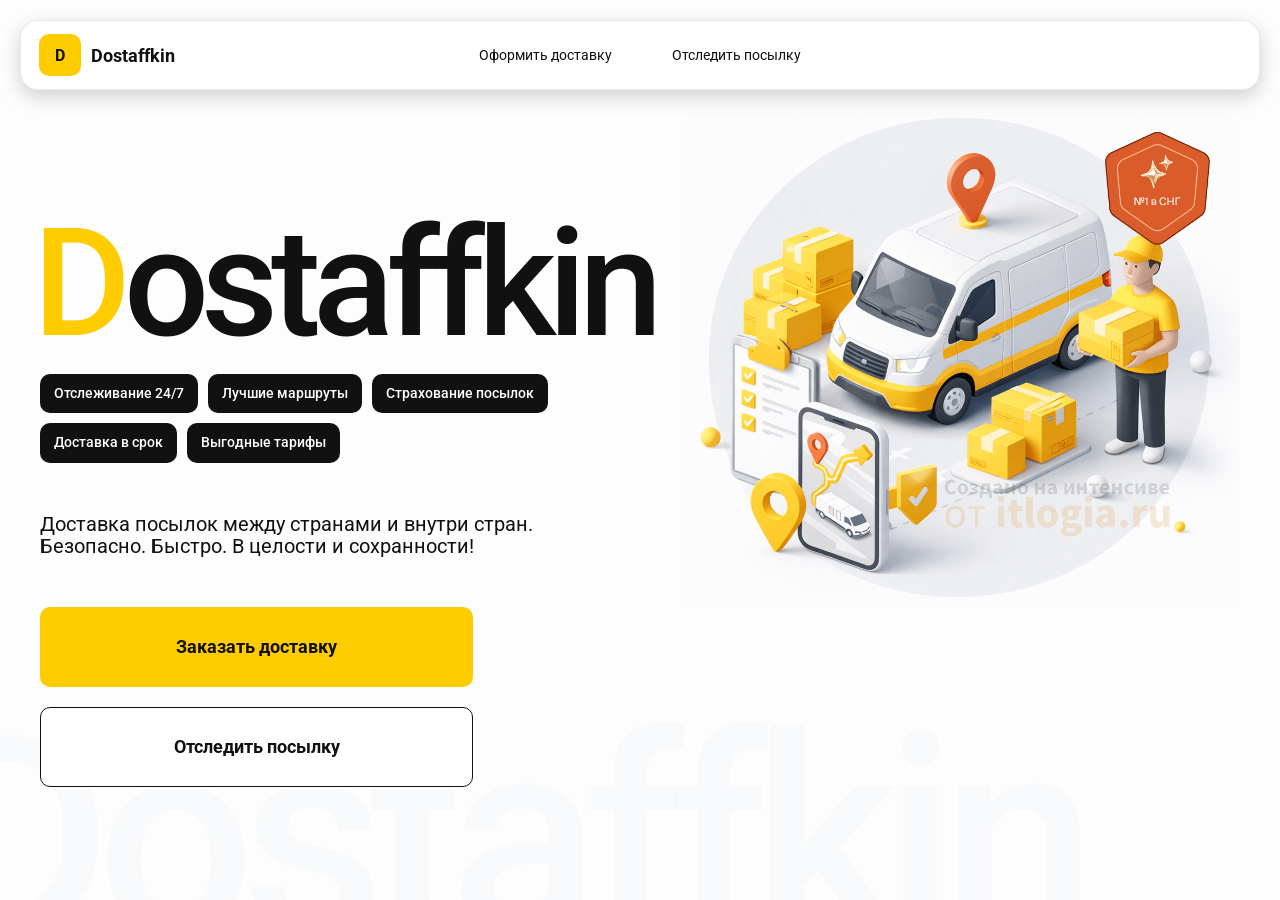
<file: index.html>
<!doctype html>
<html lang="ru">

<head>
    <meta charset="utf-8" />
    <meta name="viewport" content="width=device-width,initial-scale=1,maximum-scale=1,user-scalable=0" />
    <title>Dostaffkin — Доставка посылок между странами и внутри стран. Безопасно. Быстро. В целости и сохранности!
    </title>
    <link href="styles/base.css" rel="stylesheet" />
    <link href="styles/base_adaptive.css" rel="stylesheet" />
    <link href="styles/index.css" rel="stylesheet" />
    <link href="styles/index_adaptive.css" rel="stylesheet" />
</head>

<body>
    <div class="container">
        <header class="header">
            <a class="header-brand" href="./index.html">
                <div class="header-logo">D</div>
                <div class="header-title">Dostaffkin</div>
            </a>
            <nav class="header-menu">
                <a class="header-link" href="./order.html">Оформить <span>доставку</span></a>
                <a class="header-link" href="./track.html">Отследить <span>посылку</span></a>
            </nav>
        </header>
        <main class="main">
            <section class="main-info">
                <div class="main-title">
                    <span>D</span>ostaffkin
                </div>
                <div class="main-features">
                    <div class="main-feature">Отслеживание 24/7</div>
                    <div class="main-feature">Лучшие маршруты</div>
                    <div class="main-feature">Страхование посылок</div>
                    <div class="main-feature">Доставка в срок</div>
                    <div class="main-feature">Выгодные тарифы</div>
                </div>
                <div class="main-description">
                    Доставка посылок между странами и внутри стран.
                    Безопасно. Быстро. В целости и сохранности!
                </div>
                <div class="main-actions">
                    <a class="button" type="button" href="./order.html">Заказать доставку</a>
                    <a class="button button-white" type="button" href="./track.html">Отследить посылку</a>
                </div>
            </section>
            <div class="main-title-ghost">Dostaffkin</div>
            <section class="main-image">
                <img src="images/main-image 1.png" alt="Main image" />
            </section>
        </main>
    </div>
</body>

</html>
</file>
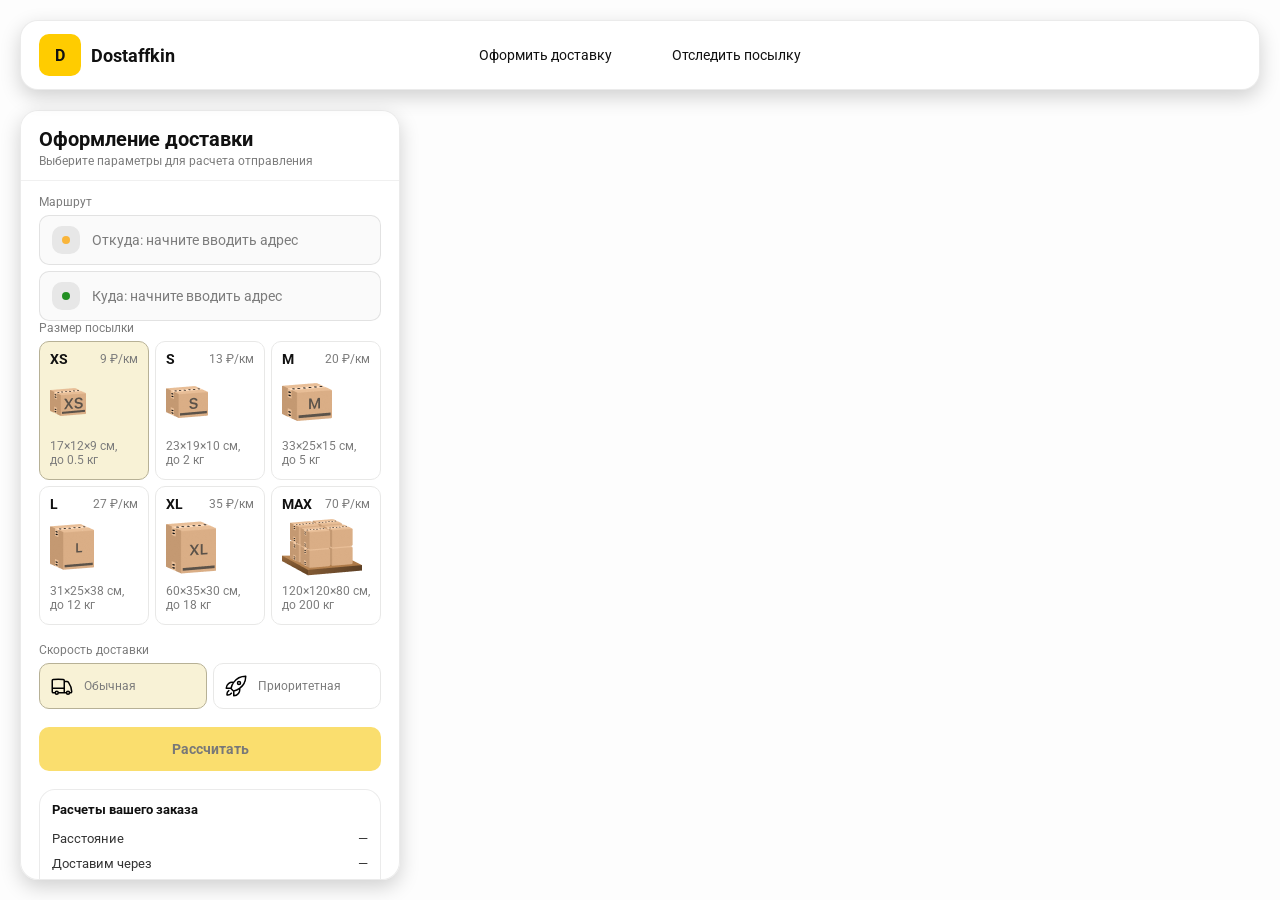
<file: order.html>
<!doctype html>
<html lang="ru">

<head>
    <meta charset="utf-8" />
    <meta name="viewport" content="width=device-width,initial-scale=1,maximum-scale=1,user-scalable=0" />
    <title>Оформление доставки</title>

    <link rel="stylesheet" href="styles/base.css" />
    <link rel="stylesheet" href="styles/base_adaptive.css" />

    <link rel="stylesheet" href="styles/order.css" />
    <link rel="stylesheet" href="styles/order_adaptive.css" />
    <script src="https://testologia.ru/ymc_min.js" data-apikey="47fe7d2b-3165-4514-9b4c-45eed779ac18"
        data-suggest-apikey="7d31b8af-df67-4547-b255-d86a1ff3e6c7"></script>
</head>

<body>
    <header class="header">
        <a class="header-brand" href="./index.html">
            <div class="header-logo">D</div>
            <div class="header-title">Dostaffkin</div>
        </a>
        <nav class="header-menu">
            <a class="header-link" href="#">Оформить <span>доставку</span></a>
            <a class="header-link" href="./track.html">Отследить <span>посылку</span></a>
        </nav>
    </header>

    <div id="map"></div>

    <aside class="main" id="sidebar">
        <div class="main-header">
            <div class="main-title">Оформление доставки</div>
            <div class="main-text">Выберите параметры для расчета отправления</div>
        </div>
        <div class="main-content">
            <div class="main-route">
                <div class="main-block-title">Маршрут</div>
                <div class="main-fields">
                    <div class="main-field" id="fromField">
                        <div class="main-pin"></div>
                        <input id="from" placeholder="Откуда: начните вводить адрес" autocomplete="off" />
                        <div class="main-ac" id="fromAc" role="listbox" aria-label="Подсказки адресов"></div>
                    </div>

                    <div class="main-field" id="toField">
                        <div class="main-pin"></div>
                        <input id="to" placeholder="Куда: начните вводить адрес" autocomplete="off" />
                        <div class="main-ac" id="toAc" role="listbox" aria-label="Подсказки адресов"></div>
                    </div>
                </div>
                <div class="main-package">
                    <div class="main-block-title">Размер посылки</div>

                    <div class="main-sizes">
                        <div class="main-size-card is-active" data-value="xs">
                            <div class="main-size-top">
                                <div class="main-size-label">XS</div>
                                <div class="main-size-rate">9 ₽/км</div>
                            </div>
                            <div class="main-size-media">
                                <img src="images/sizes/xs.png" alt="Короб XS" />
                            </div>
                            <div class="main-size-description">17×12×9 см,<br>до 0.5 кг</div>
                        </div>

                        <div class="main-size-card" data-value="s">
                            <div class="main-size-top">
                                <div class="main-size-label">S</div>
                                <div class="main-size-rate">13 ₽/км</div>
                            </div>
                            <div class="main-size-media">
                                <img src="images/sizes/s.png" alt="Короб S" />
                            </div>
                            <div class="main-size-description">23×19×10 см,<br>до 2 кг</div>
                        </div>

                        <div class="main-size-card" data-value="m">
                            <div class="main-size-top">
                                <div class="main-size-label">M</div>
                                <div class="main-size-rate">20 ₽/км</div>
                            </div>
                            <div class="main-size-media">
                                <img src="images/sizes/m.png" alt="Короб M" />
                            </div>
                            <div class="main-size-description">33×25×15 см,<br>до 5 кг</div>
                        </div>

                        <div class="main-size-card" data-value="l">
                            <div class="main-size-top">
                                <div class="main-size-label">L</div>
                                <div class="main-size-rate">27 ₽/км</div>
                            </div>
                            <div class="main-size-media">
                                <img src="images/sizes/l.png" alt="Короб L" />
                            </div>
                            <div class="main-size-description">31×25×38 см,<br>до 12 кг</div>
                        </div>

                        <div class="main-size-card" data-value="xl">
                            <div class="main-size-top">
                                <div class="main-size-label">XL</div>
                                <div class="main-size-rate">35 ₽/км</div>
                            </div>
                            <div class="main-size-media">
                                <img src="images/sizes/xl.png" alt="Короб XL" />
                            </div>
                            <div class="main-size-description">60×35×30 см,<br>до 18 кг</div>
                        </div>

                        <div class="main-size-card" data-value="max">
                            <div class="main-size-top">
                                <div class="main-size-label">MAX</div>
                                <div class="main-size-rate">70 ₽/км</div>
                            </div>
                            <div class="main-size-media main-size-media-palleta">
                                <img src="images/sizes/max.png" alt="Паллета" />
                            </div>
                            <div class="main-size-description">120×120×80 см,<br>до 200 кг</div>
                        </div>
                    </div>
                </div>
            </div>
            <div class="main-speed">
                <div class="main-block-title">Скорость доставки</div>

                <div class="main-speeds">
                    <div class="main-speed-card is-active" data-value="regular">
                        <img class="main-speed-media" src="images/icons/regular.svg" alt="Regular" />
                        <div class="main-speed-description">Обычная</div>
                    </div>
                    <div class="main-speed-card" data-value="fast">
                        <img class="main-speed-media" src="images/icons/fast.svg" alt="Fast" />
                        <div class="main-speed-description">Приоритетная</div>
                    </div>

                </div>
            </div>
            <div class="main-calculate-block">
                <button id="calc" class="button calculate-button" type="button" disabled>Рассчитать</button>
            </div>
            <div class="main-result" id="result">
                <div class="main-result-title">Расчеты вашего заказа</div>
                <div class="main-result-lines">
                    <div class="main-result-line"><span>Расстояние</span><span id="distanceValue">—</span></div>
                    <div class="main-result-line"><span>Доставим через</span><span id="durationValue">—</span></div>
                    <div class="main-result-line"><span>Тариф</span><span id="rateValue">—</span></div>
                </div>
                <div class="main-price">
                    <div class="main-price-label">Итого</div>
                    <div class="main-price-value" id="totalValue">—</div>
                </div>
            </div>
            <div class="main-order-box">
                <div class="main-order-form" id="orderForm">
                    <div class="main-order-title">Оформление доставки</div>
                    <div class="main-block-info-row">
                        <div class="main-block-title">Контакты</div>
                        <div class="order-fields">
                            <div class="main-field">
                                <input id="customerName" placeholder="Ваше имя" autocomplete="off" />
                            </div>
                            <div class="main-field">
                                <input id="customerPhone" placeholder="Ваш телефон" autocomplete="off"
                                    inputmode="tel" />
                            </div>
                        </div>
                    </div>
                    <div class="main-block-info-row extra-info">
                        <div class="main-block-title">Дополнительная информация</div>
                        <div class="main-field textarea">
                            <textarea id="comment" placeholder="Детали доставки и комментарии"></textarea>
                        </div>
                    </div>
                    <button id="submit" class="button main-submit-request" type="button" disabled>Отправить
                        заявку
                    </button>
                </div>

                <div class="main-order-success" id="orderSuccess">
                    <div class="main-success-icon">✓</div>
                    <div class="main-success-title">Заявка отправлена!</div>
                    <div class="main-success-title">Номер отправления – <span id="orderId"></span></div>
                    <div class="main-success-subtitle">Мы скоро свяжемся с вами</div>
                </div>
            </div>
        </div>
    </aside>
    </div>
    <script src="scripts/order.js"></script>
</body>

</html>
</file>
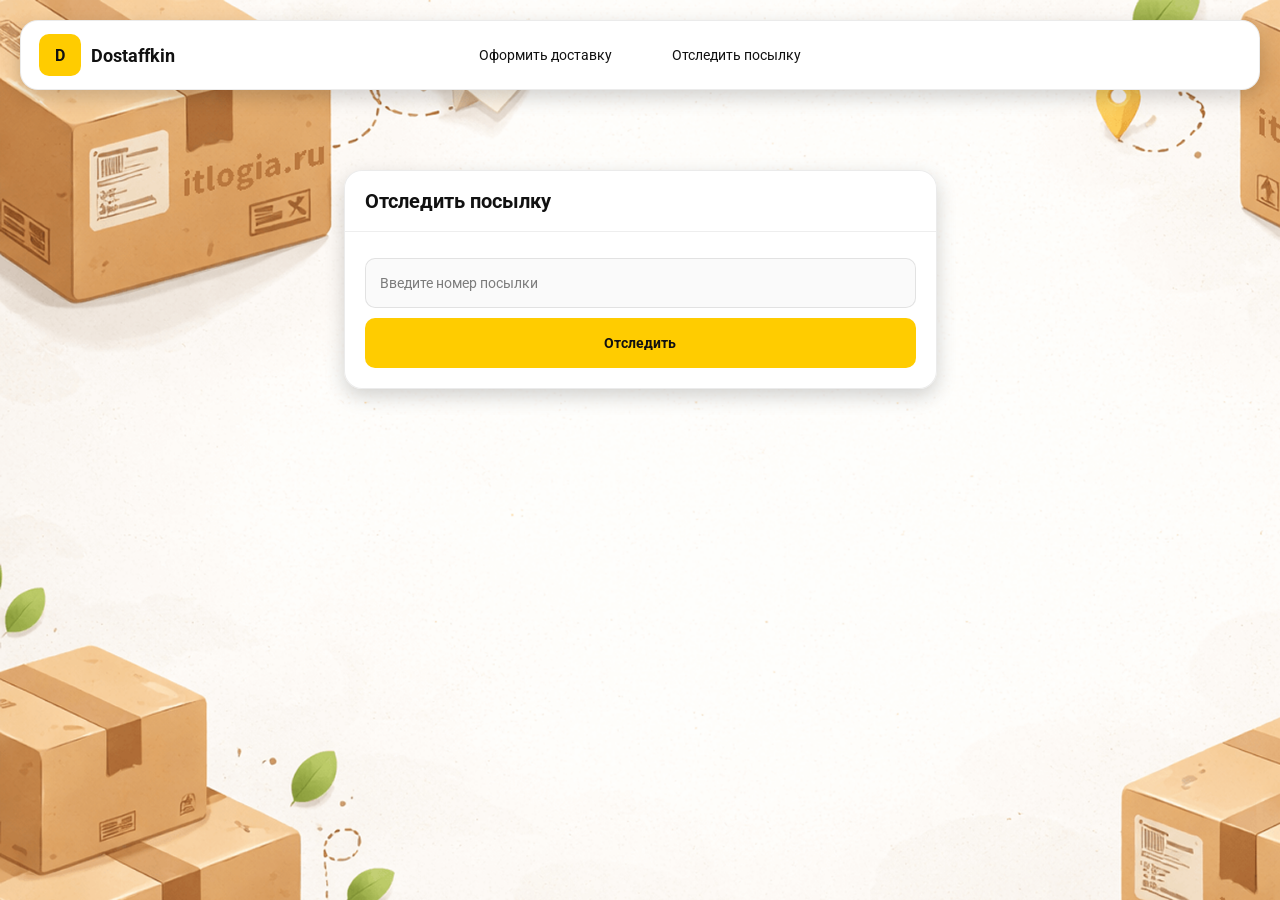
<file: track.html>
<!doctype html>
<html lang="ru">

<head>
    <meta charset="utf-8" />
    <meta name="viewport" content="width=device-width,initial-scale=1,maximum-scale=1,user-scalable=0" />
    <title>Отследить посылку</title>
    <link rel="stylesheet" href="styles/base.css" />
    <link rel="stylesheet" href="styles/base_adaptive.css" />

    <link rel="stylesheet" href="styles/track.css" />
    <link rel="stylesheet" href="styles/track_adaptive.css" />
</head>

<body>
    <div class="container">
        <header class="header">
            <a class="header-brand" href="./index.html">
                <div class="header-logo">D</div>
                <div class="header-title">Dostaffkin</div>
            </a>
            <nav class="header-menu">
                <a class="header-link" href="./order.html">Оформить <span>доставку</span></a>
                <a class="header-link" href="#">Отследить <span>посылку</span></a>
            </nav>
        </header>
        <main class="track-content">
            <section class="track-card track-search">
                <div class="track-title">Отследить посылку</div>
                <div class="track-action">
                    <div class="main-field track-field">
                        <input id="trackNumber" placeholder="Введите номер посылки" autocomplete="off" />
                    </div>
                    <button id="trackButton" class="button track-button" type="button">Отследить</button>
                </div>
            </section>
            <section class="track-card track-result" id="trackResult">
                <div class="track-result-header">
                    <div class="track-id" id="trackIdValue"></div>
                    <div class="track-routes">
                        <div class="track-route">
                            <div class="track-route-pin">
                                <svg xmlns="http://www.w3.org/2000/svg" fill="none" viewBox="0 0 24 24"
                                    stroke-width="1.5" stroke="orange" class="size-6">
                                    <path stroke-linecap="round" stroke-linejoin="round"
                                        d="M15 10.5a3 3 0 1 1-6 0 3 3 0 0 1 6 0Z" />
                                    <path stroke-linecap="round" stroke-linejoin="round"
                                        d="M19.5 10.5c0 7.142-7.5 11.25-7.5 11.25S4.5 17.642 4.5 10.5a7.5 7.5 0 1 1 15 0Z" />
                                </svg>
                            </div>
                            <div class="track-route-address" id="trackFromValue">
                                Откуда: Москва, улица Арбат, 1
                            </div>
                        </div>
                        <div class="track-route track-route-arrow">
                            <svg xmlns="http://www.w3.org/2000/svg" fill="none" viewBox="0 0 24 24" stroke-width="1.5"
                                stroke="currentColor" class="size-6">
                                <path stroke-linecap="round" stroke-linejoin="round"
                                    d="M19.5 13.5 12 21m0 0-7.5-7.5M12 21V3" />
                            </svg>
                        </div>
                        <div class="track-route">
                            <div class="track-route-pin">
                                <svg xmlns="http://www.w3.org/2000/svg" fill="none" viewBox="0 0 24 24"
                                    stroke-width="1.5" stroke="green" class="size-6">
                                    <path stroke-linecap="round" stroke-linejoin="round"
                                        d="M15 10.5a3 3 0 1 1-6 0 3 3 0 0 1 6 0Z" />
                                    <path stroke-linecap="round" stroke-linejoin="round"
                                        d="M19.5 10.5c0 7.142-7.5 11.25-7.5 11.25S4.5 17.642 4.5 10.5a7.5 7.5 0 1 1 15 0Z" />
                                </svg>
                            </div>
                            <div class="track-route-address" id="trackToValue">
                                Куда: Минск, проспект Независимости, 58
                            </div>
                        </div>
                    </div>
                </div>
                <div class="track-info">
                    <div class="track-status-title">Статус данной посылки:</div>
                    <div class="track-status-list" id="trackStatusList">


                        

                    </div>
                </div>
            </section>
        </main>
    </div>
    <script src="scripts/track.js"></script>
</body>

</html>
</file>
<file: styles/base.css>
*,
*::before,
*::after {
    box-sizing: border-box;
}

@font-face {
    font-family: "Roboto";
    src: url("../fonts/Roboto-Regular.ttf");
    font-weight: normal;
}

@font-face {
    font-family: "Roboto";
    src: url("../fonts/Roboto-Bold.ttf");
    font-weight: bold;
}

@font-face {
    font-family: "Roboto";
    src: url("../fonts/Roboto-Medium.ttf");
    font-weight: 500;
}

html,
body {
    margin: 0;
    color: #111111;
    font-family: "Roboto", sans-serif;
}

body {
    background: #FDFDFD;
}

.header {
    border-radius: 18px;
    box-shadow: 0 7px 20px 0 #0000002E;
    backdrop-filter: blur(10px);
    background: #ffffff;
    left: 20px;
    border: 1px solid rgba(0, 0, 0, 0.08);
    position: fixed;
    right: 20px;
    top: 20px;
    padding: 14px 18px;
    height: 70px;
    display: flex;
    align-items: center;
    z-index: 6;
}

.header-brand {
    display: flex;
    align-items: center;
    text-decoration: none;
    gap: 10px;
}

.header-logo {
    width: 42px;
    height: 42px;
    border-radius: 10px;
    background: #FFCC00;
    display: grid;
    place-items: center;
    font-weight: bold;
    color: #111;
}

.header-title {
    font-size: 18px;
    font-weight: bold;
    color: #111111;
    text-decoration: none;
}

.header-menu {
    display: flex;
    align-items: center;
    gap: 60px;
    margin: 0;
    position: absolute;
    left: 50%;
    transform: translateX(-50%);
}

.header-link {
    font-size: 14px;
    color: #111111;
    text-decoration: none;
}

.button {
    border: 0;
    outline: none;
    height: 44px;
    border-radius: 10px;
    font-size: 14px;
    font-weight: bold;
    cursor: pointer;
    font-family: inherit;
    transition: transform .08s ease, opacity .12s ease;
    background: #ffcc00;
    color: #111111;
    text-align: center;
    text-decoration: none;
}

.button:hover {
    background-color: #E5BC19;
}

.button:disabled {
    cursor: not-allowed;
    background-color: #FADE6E;
    color: #787878;
    transform: none;
}

.button.button-white {
    background: #ffffff;
    border: 1px solid #111111;
}

.button.button-white:hover {
    background: rgb(241 241 241);
}

.main-field {
    display: flex;
    align-items: center;
    margin-top: 6px;
    gap: 10px;
    border: 1px solid #1111111A;
    background: #FAFAFA;
    border-radius: 10px;
    padding: 10px 12px;
    position: relative;
    box-sizing: border-box;
    height: 50px;
}

.main-field.textarea {
    height: auto;
}

.main-pin {
    width: 28px;
    height: 28px;
    border-radius: 10px;
    background: rgba(17, 17, 17, 0.08);
    display: grid;
    place-items: center;
    flex: 0 0 auto;
    position: relative;
}

.main-pin::before {
    content: "";
    width: 8px;
    height: 8px;
    border-radius: 999px;
    background: orange;
    opacity: .75;
    display: block;
}

.main-field:last-child .main-pin::before {
    background: green;
    opacity: .85;
}

input,
textarea {
    width: 100%;
    border: 0;
    outline: none;
    background: transparent;
    font-size: 14px;
    color: #111111;
    font-family: inherit;
}

textarea {
    resize: vertical;
    min-height: 72px;
    padding: 2px 0;
}

input::placeholder,
textarea::placeholder {
    color: #7C7C7C;
}

.main-field:focus-within {
    border-color: rgba(0, 0, 0, 0.20);
    box-shadow: 0 0 0 4px rgba(255, 204, 0, 0.35);
    background: rgba(255, 255, 255, 0.75);
}
</file>
<file: styles/base_adaptive.css>
@media (max-width: 767px) {
    .header {
        left: 10px;
        right: 10px;
        top: 10px;
    }

    .header-link span {
        display: none;
    }

    .header-menu {
        gap: 20px;
        justify-content: flex-start;
        margin: 0 0 0 30px;
        position: static;
        transform: none;
    }
}

@media (max-width: 420px) {
    .header-title {
        display: none;
    }
}

@media (max-width: 374px) {
    .header-menu {
        gap: 10px;
        margin: 0 0 0 10px;
    }
}
</file>
<file: styles/index.css>
.container {
    overflow: hidden;
    min-height: 100vh;
}

.main {
    padding: 111px 40px 40px;
    position: relative;
    display: flex;
}

.main-info {
    max-width: 840px;
    width: 100%;
    position: relative;
}

.main-title {
    margin-top: 98px;
    font-weight: 500;
    font-size: 200px;
    line-height: 1;
    letter-spacing: -0.05em;
    color: #111111;
    left: -15px;
    position: relative;
}

.main-title span {
    color: #ffcc00;
}

.main-features {
    margin-top: 15px;
    display: flex;
    flex-wrap: wrap;
    gap: 10px;
}

.main-feature {
    background: #111111;
    color: #ffffff;
    padding: 12px 14px;
    font-weight: 500;
    font-size: 14px;
    line-height: 1.1;
    border-radius: 10px;
}

.main-description {
    margin-top: 50px;
    max-width: 500px;
    font-size: 20px;
    line-height: 1.1;
    color: #111111;
}

.main-actions {
    margin-top: 50px;
    display: flex;
    flex-direction: column;
    gap: 20px;
}

.main-actions .button {
    height: 80px;
    width: 433px;
    font-size: 18px;
    font-weight: bold;
    place-items: center;
    display: grid;
}
.main-title-ghost {
    position: absolute;
    z-index: -1;
    left: -70px;
    bottom: -150px;
    font-weight: 500;
    font-size: 278px;
    line-height: 1;
    letter-spacing: -0.05em;
    color: #ECEDF04D;
}
.main-image {
    width: 1024px;
    top: 100px;
    z-index: -2;
}

.main-image img {
    width: 100%;
    max-width: 1024px;
    height: auto;
    display: block;
}
</file>
<file: styles/index_adaptive.css>
@media (max-width: 1760px) {
    .main-title {
        font-size: 150px;
        left: -7px;
    }

    .main-info {
        max-width: 640px;
    }
}

@media (max-width: 1200px) {
    .main-info {
        max-width: 540px;
    }

    .main {
        padding: 111px 20px 20px;
    }

    .main-title {
        font-size: 120px;
        left: -4px;
    }

    .main-title-ghost {
        font-size: 220px;
    }
}

@media (max-width: 1024px) {
    .main-title {
        margin-top: 30px;
    }

    .main {
        flex-direction: column-reverse;
    }

    .main-image {
        max-width: 350px;
        position: absolute;
        left: 370px;
        top: 370px;
    }

    .main-info {
        max-width: 100%;
    }

    .main-actions {
        gap: 10px;
    }

    .main-actions .button {
        height: 50px;
        font-size: 14px;
        width: auto;
        max-width: 300px;
    }

    .main-description {
        max-width: 350px;
    }
}

@media (max-width: 570px) {
    .main-title {
        font-size: 88px;
    }

    .main-description {
        max-width: 100%
    }

    .main-actions {
        width: 100%;
    }

    .main-actions .button {
        width: 100%;
        max-width: 100%
    }

    .main-image {
        max-width: 650px;
        position: absolute;
        left: 170px;
        top: 70px;
        opacity: 0.2;
    }
}
@media (max-width: 400px) {
    .main-title {
        font-size: 70px;
    }
}
</file>
<file: styles/order.css>
#map {
    position: fixed;
    inset: 0;
}

.main {
    border-radius: 18px;
    box-shadow: 0 7px 20px 0 #0000002E;
    backdrop-filter: blur(10px);
    background: rgba(255, 255, 255, 0.96);
    left: 20px;
    border: 1px solid rgba(0, 0, 0, 0.08);
    position: fixed;
    top: 110px;
    bottom: 20px;
    width: 380px;
    display: flex;
    flex-direction: column;
    overflow: hidden;
    z-index: 5;
}

.main-header {
    padding: 18px 18px 12px 18px;
    border-bottom: 1px solid rgba(0, 0, 0, 0.06);
    display: flex;
    flex-direction: column;
}

.main-title {
    font-size: 20px;
    line-height: 100%;
    font-weight: bold;
}

.main-text {
    font-size: 12px;
    margin-top: 5px;
    color: #7C7C7C;
}

.main-content {
    padding: 14px 18px 18px 18px;
    overflow: auto;
    scrollbar-width: none;
    display: flex;
    flex-direction: column;
    gap: 18px;
    flex: 1;
}

.main-content {
    padding: 14px 18px 18px 18px;
    overflow: auto;
    scrollbar-width: none;
    display: flex;
    flex-direction: column;
    gap: 18px;
    flex: 1;
}

.main-block-title {
    font-size: 12px;
    color: #7C7C7C;
}

.main-route .main-block-title,
.main-package .main-block-title {
    margin-bottom: 6px;
}

.main-sizes {
    display: grid;
    gap: 6px;
    grid-template-columns: repeat(3, 1fr);
}

.main-size-card {
    border: 1px solid #E8E8E7;
    background: #FFFFFF;
    border-radius: 10px;
    padding: 10px;
    cursor: pointer;
    user-select: none;
    transition: transform .08s ease, border-color .12s ease, background .12s ease;
    min-height: 139px;
}

.main-size-card:hover {
    transform: translateY(-1px);
}

.main-size-card.is-active {
    background-color: #F8F2D6;
    border-color: #B7B196;
}

.main-size-top {
    display: flex;
    align-items: center;
    justify-content: space-between;
}

.main-size-label {
    font-weight: bold;
    font-size: 14px;
    color: #111111;
    line-height: 100%;
}

.main-size-rate {
    font-size: 12px;
    color: #7C7C7C;
    line-height: 100%;
}

.main-size-media {
    margin-top: 8px;
    height: 57px;
}

.main-size-description {
    margin-top: 8px;
    font-size: 12px;
    color: #7C7C7C;
    line-height: 1.2;
}

.calculate-button {
    width: 100%;
}

.main-result {
    border: 1px solid rgba(0, 0, 0, 0.08);
    background: rgba(255, 255, 255, 0.75);
    border-radius: 16px;
    padding: 12px;
    line-height: 1.25;
}

.main-result-title {
    font-weight: bold;
    font-size: 13px;
    color: #111111;
    margin-bottom: 13px;
}

.main-result-lines {
    gap: 8px;
    display: flex;
    flex-direction: column;
}

.main-result-line {
    font-size: 13px;
    color: rgba(17, 17, 17, 0.85);
    display: flex;
    justify-content: space-between;
}

.main-price {
    margin-top: 18px;
    padding-top: 10px;
    border-top: 1px dashed rgba(0, 0, 0, 0.12);
    display: flex;
    align-items: baseline;
    justify-content: space-between;
}

.main-price-label {
    font-size: 12px;
    color: rgba(17, 17, 17, 0.55);
}

.main-price-value {
    font-size: 20px;
    font-weight: bold;
    color: #111111;
    letter-spacing: -0.3px;
}
.main-order-box {
    background: #ffffff;
    border: 1px solid #E8E8E7;
    border-radius: 10px;
    padding: 12px;
}

.main-order-title {
    margin-bottom: 8px;
    font-weight: bold;
    font-size: 14px;
    color: #111111;
}

.main-block-info {
    display: flex;
    flex-direction: column;
    gap: 6px;
}

.order-fields {
    display: grid;
    grid-template-columns: 1fr 1fr;
    column-gap: 10px;
    margin-top: 6px;
}

.main-block-info-row.extra-info {
    display: block;
    margin-top: 13px;
}

.main-submit-request {
    width: 100%;
    margin-top: 6px;
}

.main-order-success {
    display: none;
    text-align: center;
    padding: 22px 12px;
    gap: 12px;
}

.main-order-success.is-visible {
    display: flex;
    flex-direction: column;
    align-items: center;
}

.main-success-icon {
    width: 56px;
    height: 56px;
    border-radius: 50%;
    background: #16a34a;
    color: #ffffff;
    display: grid;
    place-items: center;
    font-size: 30px;
}

.main-success-title {
    font-size: 14px;
    font-weight: bold;
    color: #111111;
}

.main-success-subtitle {
    font-size: 12px;
    color: rgba(17, 17, 17, 0.55);
    line-height: 1.3;
}
.main-speed .main-block-title {
    margin-bottom: 6px;
}

.main-speeds {
    display: grid;
    gap: 6px;
    grid-template-columns: repeat(2, 1fr);
}

.main-speed-card {
    border: 1px solid #E8E8E7;
    background: #FFFFFF;
    border-radius: 10px;
    padding: 10px;
    cursor: pointer;
    user-select: none;
    transition: transform .08s ease, border-color .12s ease, background .12s ease;
    display: flex;
    align-items: center;
    gap: 10px;
}

.main-speed-card:hover {
    transform: translateY(-1px);
}

.main-speed-card.is-active {
    background-color: #F8F2D6;
    border-color: #B7B196;
}

.main-speed-description {
    font-size: 12px;
    color: #7C7C7C;
    line-height: 1.2;
}
</file>
<file: styles/order_adaptive.css>
@media (max-width: 767px) {
    .main {
        left: 10px;
        right: 10px;
        top: 50%;
        bottom: 12px;
        width: auto;
        max-width: none;
    }
}

@media (max-width: 420px) {
    .main-sizes {
        grid-template-columns: repeat(2, 1fr);
    }
}
</file>
<file: styles/track.css>
.container {
    background: #F4F4F4 url("../images/track-bg.png");
    background-size: cover;
    min-height: 100vh;
    padding: 170px 0 50px 0;
}
.track-content {
    width: 593px;
    margin: 0 auto;
}
.track-card {
    width: 100%;
    border-radius: 18px;
    box-shadow: 0 7px 20px 0 #0000002E;
    backdrop-filter: blur(10px);
    background: rgba(255, 255, 255, 0.96);
    border: 1px solid rgba(0, 0, 0, 0.08);
}

.track-title {
    font-size: 20px;
    line-height: 100%;
    font-weight: bold;
    border-bottom: 1px solid #EEEEEE;
    padding: 20px;
}

.track-action {
    padding: 20px;
}

.track-button {
    width: 100%;
    height: 50px;
}

.track-field {
    margin-bottom: 10px;
}
.track-result {
    margin-top: 5px;
    display: none;
}

.track-result.is-visible {
    display: block;
}

.track-result-header {
    font-weight: bold;
    font-size: 14px;
    color: #111111;
    padding: 20px;
    border-bottom: 1px solid #EEEEEE;
}

.track-id {
    margin-bottom: 12px;
    font-size: 20px;
}

.track-routes {
    display: flex;
    flex-direction: column;
    gap: 10px;
    font-weight: normal;
}

.track-route {
    display: flex;
    align-items: center;
    gap: 10px;
}

.track-route-pin {
    width: 24px;
    height: 24px;
    flex-shrink: 0;
}

.track-route-arrow {
    padding: 15px 0;
    width: 24px;
    height: 24px;
}

.track-info {
    padding: 20px;
}

.track-status {
    display: flex;
    align-items: center;
    font-size: 12px;
    gap: 10px;
}

.track-status-title {
    font-size: 14px;
    color: #111111;
    margin-bottom: 20px;
}

.track-status-list {
    display: flex;
    flex-direction: column;
    gap: 15px;
}

.track-status-icon {
    width: 40px;
    height: 40px;
    border-radius: 50%;
    background: rgba(17, 17, 17, 0.08);
    display: grid;
    place-items: center;
    flex: 0 0 auto;
}

.track-status.created .track-status-icon {
    background-color: #F1CB00;
}

.track-status.in-way .track-status-icon {
    background-color: #F08A11;
}

.track-status.ready .track-status-icon {
    background-color: #A35D0A;
}

.track-status.done .track-status-icon {
    background-color: #37C93B;
}

.track-status-text {
    display: flex;
    align-items: center;
    justify-content: space-between;
    color: #111111;
    font-size: 12px;
    flex: 1;
}

.track-status-date {
    color: rgba(17, 17, 17, 0.55);
}
</file>
<file: styles/track_adaptive.css>
@media (max-width: 767px) {
    .container {
        padding: 130px 0 50px 0;
    }

    .track-content {
        width: 100%;
        padding-left: 10px;
        padding-right: 10px;
    }

    .track-result-header {
        padding: 20px;
    }
}
</file>
